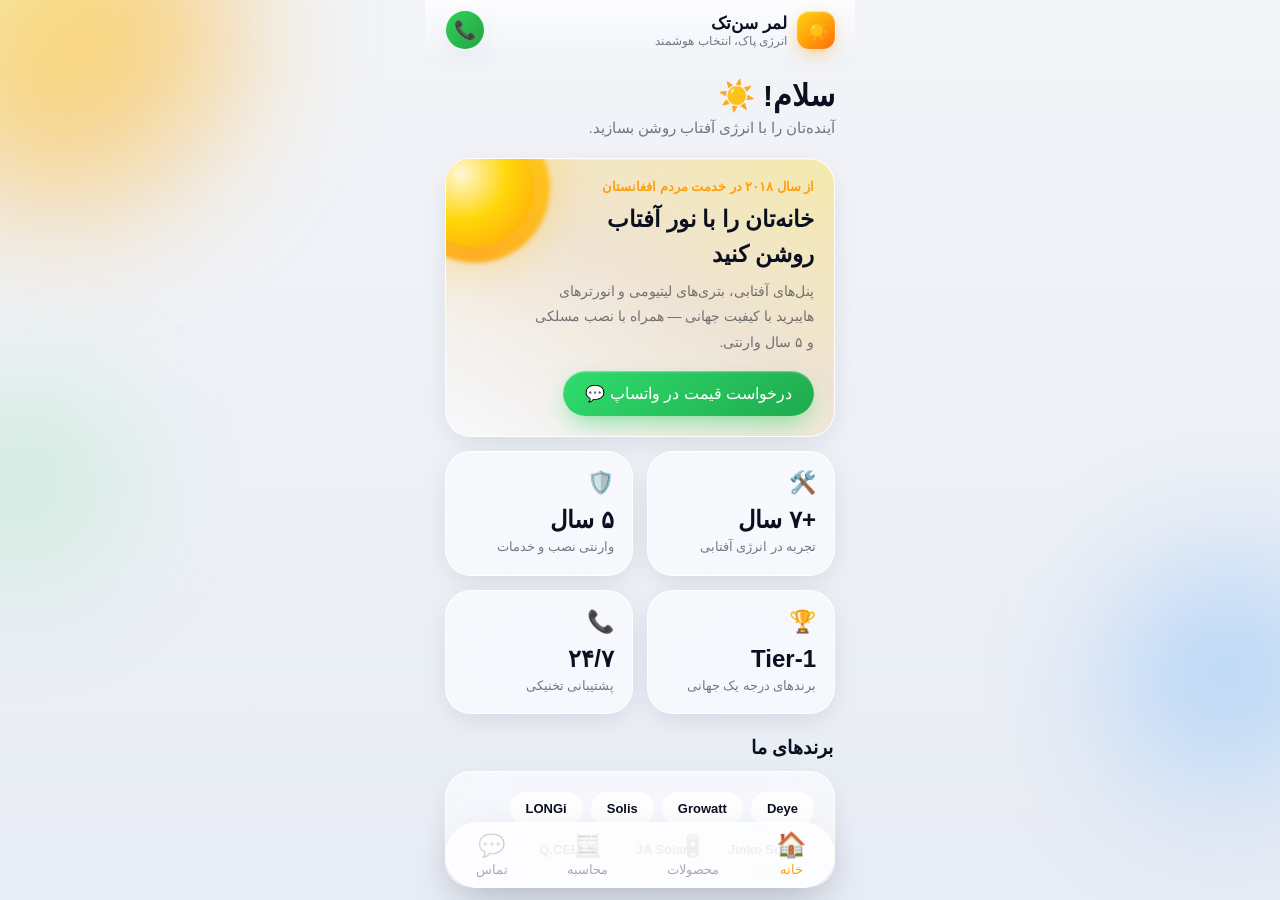
<file: index.html>
<!DOCTYPE html>
<html lang="fa-AF" dir="rtl">
<head>
<meta charset="UTF-8">
<meta name="viewport" content="width=device-width, initial-scale=1.0, viewport-fit=cover, user-scalable=no">
<meta name="apple-mobile-web-app-capable" content="yes">
<meta name="apple-mobile-web-app-status-bar-style" content="black-translucent">
<meta name="theme-color" content="#0a0e1a">
<title>لمر سن‌تک | LEMAR SunTech — انرژی آفتابی</title>
<style>
  :root {
    --bg: #f2f4f8;
    --bg-deep: #e8ecf4;
    --text: #0b1020;
    --text-2: rgba(11,16,32,.55);
    --text-3: rgba(11,16,32,.35);
    --glass: rgba(255,255,255,.58);
    --glass-strong: rgba(255,255,255,.78);
    --glass-border: rgba(255,255,255,.9);
    --glass-inner: rgba(255,255,255,.35);
    --accent: #ff9f0a;
    --accent-2: #ffd60a;
    --green: #30d158;
    --whatsapp: #25d366;
    --blue: #0a84ff;
    --shadow: 0 18px 50px -12px rgba(20,30,60,.22);
    --shadow-soft: 0 8px 30px -8px rgba(20,30,60,.14);
    --tabbar-h: 82px;
  }
  @media (prefers-color-scheme: dark) {
    :root {
      --bg: #0a0e1a;
      --bg-deep: #060912;
      --text: #f5f7fa;
      --text-2: rgba(245,247,250,.55);
      --text-3: rgba(245,247,250,.32);
      --glass: rgba(30,38,60,.42);
      --glass-strong: rgba(36,44,70,.62);
      --glass-border: rgba(255,255,255,.14);
      --glass-inner: rgba(255,255,255,.06);
      --shadow: 0 18px 50px -12px rgba(0,0,0,.55);
      --shadow-soft: 0 8px 30px -8px rgba(0,0,0,.4);
    }
  }

  * { margin:0; padding:0; box-sizing:border-box; -webkit-tap-highlight-color:transparent; }
  html, body { height:100%; }
  body {
    font-family: -apple-system, BlinkMacSystemFont, "SF Pro Display", "Segoe UI", "Noto Naskh Arabic", Tahoma, Arial, sans-serif;
    background: var(--bg);
    color: var(--text);
    overflow: hidden;
    -webkit-font-smoothing: antialiased;
    user-select: none;
  }

  /* ---------- Ambient background orbs ---------- */
  .ambient { position:fixed; inset:0; z-index:0; overflow:hidden; background:linear-gradient(180deg,var(--bg) 0%,var(--bg-deep) 100%); }
  .orb { position:absolute; border-radius:50%; filter:blur(70px); opacity:.5; animation: drift 18s ease-in-out infinite alternate; }
  .orb.sun   { width:340px; height:340px; background:radial-gradient(circle at 35% 35%, #ffd60a, #ff9f0a 60%, transparent 75%); top:-120px; left:-90px; }
  .orb.sky   { width:300px; height:300px; background:radial-gradient(circle at 40% 40%, #0a84ff, transparent 70%); bottom:6%; right:-120px; animation-delay:-6s; opacity:.35; }
  .orb.leaf  { width:240px; height:240px; background:radial-gradient(circle at 40% 40%, #30d158, transparent 70%); top:42%; left:-80px; animation-delay:-11s; opacity:.28; }
  @keyframes drift {
    from { transform: translate(0,0) scale(1); }
    to   { transform: translate(36px, 30px) scale(1.12); }
  }

  /* ---------- App frame ---------- */
  .app {
    position:relative; z-index:1;
    max-width: 430px; height:100dvh;
    margin:0 auto;
    display:flex; flex-direction:column;
  }

  /* ---------- Glass header ---------- */
  header {
    position:sticky; top:0; z-index:20;
    padding: calc(env(safe-area-inset-top, 12px) + 10px) 20px 12px;
    display:flex; align-items:center; justify-content:space-between;
    backdrop-filter: blur(24px) saturate(1.6);
    -webkit-backdrop-filter: blur(24px) saturate(1.6);
    background: linear-gradient(180deg, var(--glass-strong), transparent);
  }
  .brand { display:flex; align-items:center; gap:10px; }
  .brand-mark {
    width:38px; height:38px; border-radius:12px;
    background: linear-gradient(140deg, #ffd60a, #ff9f0a 55%, #ff6b0a);
    display:grid; place-items:center;
    box-shadow: 0 6px 18px -4px rgba(255,159,10,.6), inset 0 1px 1.5px rgba(255,255,255,.7);
    font-size:20px;
  }
  .brand h1 { font-size:17px; font-weight:700; }
  .brand p  { font-size:11.5px; color:var(--text-2); font-weight:500; }
  .call-btn {
    width:40px; height:40px; border-radius:50%;
    background: linear-gradient(135deg, #30d158, #25a244);
    display:grid; place-items:center; font-size:18px;
    border: 1.5px solid var(--glass-border);
    box-shadow: var(--shadow-soft);
    text-decoration:none;
  }

  /* ---------- Screens ---------- */
  main { flex:1; overflow:hidden; position:relative; }
  .screen {
    position:absolute; inset:0;
    overflow-y:auto; overscroll-behavior:contain;
    padding: 8px 20px calc(var(--tabbar-h) + env(safe-area-inset-bottom, 12px) + 28px);
    opacity:0; transform: translateY(14px) scale(.985);
    pointer-events:none;
    transition: opacity .38s cubic-bezier(.32,.72,.28,1), transform .38s cubic-bezier(.32,.72,.28,1);
  }
  .screen.active { opacity:1; transform:none; pointer-events:auto; }
  .screen::-webkit-scrollbar { display:none; }

  .large-title { font-size:30px; font-weight:800; margin:6px 0 2px; line-height:1.3; }
  .subtitle { font-size:14.5px; color:var(--text-2); font-weight:500; margin-bottom:18px; line-height:1.6; }

  /* ---------- Liquid glass card ---------- */
  .card {
    position:relative;
    background: var(--glass);
    border: 1px solid var(--glass-border);
    border-radius: 26px;
    padding: 20px;
    margin-bottom:14px;
    backdrop-filter: blur(28px) saturate(1.7);
    -webkit-backdrop-filter: blur(28px) saturate(1.7);
    box-shadow: var(--shadow-soft), inset 0 1px 1px var(--glass-inner);
    transition: transform .25s cubic-bezier(.32,.72,.28,1);
  }
  .card:active { transform: scale(.977); }

  /* Hero */
  .hero {
    background: linear-gradient(210deg, rgba(255,214,10,.32), rgba(255,159,10,.16) 45%, var(--glass));
    overflow:hidden;
  }
  .hero .sun-ring {
    position:absolute; top:-46px; left:-46px; width:150px; height:150px; border-radius:50%;
    background: conic-gradient(from 0deg, #ffd60a, #ff9f0a, #ffd60a);
    filter: blur(2px); opacity:.85;
    animation: spin 24s linear infinite;
  }
  .hero .sun-core {
    position:absolute; top:-30px; left:-30px; width:118px; height:118px; border-radius:50%;
    background: radial-gradient(circle at 38% 38%, #fff7d6, #ffd60a 45%, #ff9f0a);
    box-shadow: 0 0 60px 8px rgba(255,190,10,.55);
  }
  @keyframes spin { to { transform: rotate(360deg); } }
  .hero .kicker { font-size:12.5px; font-weight:700; color:var(--accent); margin-bottom:8px; }
  .hero h2 { font-size:23px; font-weight:800; line-height:1.5; max-width:78%; }
  .hero p  { font-size:14px; color:var(--text-2); margin-top:8px; max-width:82%; line-height:1.8; }

  .cta {
    display:inline-flex; align-items:center; gap:8px;
    margin-top:16px; padding:13px 22px;
    border:none; border-radius:100px;
    font: 700 15px/1 inherit;
    font-family:inherit;
    color:#fff;
    background: linear-gradient(140deg, #2fdd6d, #1faa4e);
    box-shadow: 0 10px 26px -6px rgba(37,211,102,.6), inset 0 1px 1.5px rgba(255,255,255,.4);
    cursor:pointer; text-decoration:none;
    transition: transform .2s cubic-bezier(.32,.72,.28,1);
  }
  .cta:active { transform: scale(.94); }
  .cta.orange {
    color:#3a2400;
    background: linear-gradient(140deg, #ffd60a, #ff9f0a);
    box-shadow: 0 10px 26px -6px rgba(255,159,10,.65), inset 0 1px 1.5px rgba(255,255,255,.75);
  }

  /* Stats grid */
  .stats { display:grid; grid-template-columns:1fr 1fr; gap:14px; margin-bottom:14px; }
  .stat { padding:18px; margin:0; }
  .stat .icon { font-size:22px; margin-bottom:10px; }
  .stat .val { font-size:24px; font-weight:800; }
  .stat .lbl { font-size:12.5px; color:var(--text-2); font-weight:500; margin-top:4px; line-height:1.5; }

  .section-head { display:flex; align-items:baseline; justify-content:space-between; margin:22px 2px 12px; }
  .section-head h3 { font-size:19px; font-weight:800; }
  .section-head a { font-size:14px; font-weight:600; color:var(--blue); text-decoration:none; }

  /* Brand chips */
  .brands { display:flex; flex-wrap:wrap; gap:8px; }
  .brand-chip {
    padding:8px 15px; border-radius:100px; font-size:13px; font-weight:700;
    background:var(--glass-strong); border:1px solid var(--glass-border);
    backdrop-filter: blur(20px); -webkit-backdrop-filter: blur(20px);
  }

  /* Category filter (segmented) */
  .seg { display:flex; gap:6px; overflow-x:auto; padding:2px; margin-bottom:16px; scrollbar-width:none; }
  .seg::-webkit-scrollbar { display:none; }
  .seg button {
    flex-shrink:0; padding:10px 18px; border-radius:100px; border:1px solid var(--glass-border);
    background:var(--glass); color:var(--text-2);
    font:600 13.5px/1 inherit; font-family:inherit; cursor:pointer;
    backdrop-filter: blur(20px); -webkit-backdrop-filter: blur(20px);
    transition: all .25s cubic-bezier(.32,.72,.28,1);
  }
  .seg button.on {
    background: linear-gradient(140deg, #ffd60a, #ff9f0a); color:#3a2400; font-weight:700;
    border-color:transparent;
    box-shadow: 0 8px 20px -6px rgba(255,159,10,.6);
  }

  /* Product rows */
  .product { display:flex; align-items:center; gap:14px; }
  .product .p-icon {
    width:52px; height:52px; border-radius:16px; flex-shrink:0;
    display:grid; place-items:center; font-size:25px;
    background: var(--glass-strong);
    border:1px solid var(--glass-border);
    box-shadow: inset 0 1px 1px var(--glass-inner);
  }
  .product .p-body { flex:1; min-width:0; }
  .product h4 { font-size:15.5px; font-weight:700; line-height:1.45; }
  .product p { font-size:12.5px; color:var(--text-2); margin-top:3px; line-height:1.7; }
  .product .wa-mini {
    width:38px; height:38px; border-radius:50%; flex-shrink:0;
    display:grid; place-items:center; font-size:17px;
    background: rgba(37,211,102,.15); border:1px solid rgba(37,211,102,.35);
    text-decoration:none;
  }
  .badge { display:inline-block; font-size:11px; font-weight:700; padding:3px 10px; border-radius:100px; margin-top:6px;
    background:rgba(48,209,88,.16); color:var(--green); }
  .badge.hot { background:rgba(255,159,10,.16); color:var(--accent); }

  /* Calculator */
  .calc-value { text-align:center; padding:24px 20px 20px; }
  .calc-value .big { font-size:40px; font-weight:800;
    background: linear-gradient(120deg, #ff9f0a, #ffd60a); -webkit-background-clip:text; background-clip:text; -webkit-text-fill-color:transparent; }
  .calc-value .cap { font-size:13.5px; color:var(--text-2); font-weight:600; margin-top:4px; }

  .appliance { display:flex; align-items:center; gap:12px; padding:13px 0; }
  .appliance + .appliance { border-top:1px solid var(--glass-border); }
  .appliance .a-icon { font-size:23px; width:34px; text-align:center; }
  .appliance .a-body { flex:1; }
  .appliance h5 { font-size:14.5px; font-weight:700; }
  .appliance small { font-size:12px; color:var(--text-2); font-weight:500; }
  .stepper { display:flex; align-items:center; gap:2px;
    background:var(--glass-strong); border:1px solid var(--glass-border); border-radius:100px; padding:3px; }
  .stepper button {
    width:32px; height:32px; border:none; border-radius:50%;
    background:transparent; color:var(--text); font-size:19px; font-weight:600; cursor:pointer;
    display:grid; place-items:center;
    transition: background .2s, transform .15s;
  }
  .stepper button:active { background:rgba(255,159,10,.25); transform:scale(.85); }
  .stepper .cnt { min-width:26px; text-align:center; font-size:15px; font-weight:800; }

  .slider-row { margin:6px 0 4px; }
  .slider-row .top { display:flex; justify-content:space-between; font-size:14px; font-weight:600; margin-bottom:10px; }
  .slider-row .top b { color:var(--accent); }
  input[type=range] {
    width:100%; appearance:none; -webkit-appearance:none; height:6px; border-radius:100px; direction:ltr;
    background: linear-gradient(90deg, var(--accent) var(--fill,50%), rgba(120,130,160,.28) var(--fill,50%));
    outline:none;
  }
  input[type=range]::-webkit-slider-thumb {
    appearance:none; -webkit-appearance:none; width:28px; height:28px; border-radius:50%;
    background:#fff; border:.5px solid rgba(0,0,0,.06);
    box-shadow: 0 4px 12px rgba(0,0,0,.22), 0 1px 3px rgba(0,0,0,.12);
    cursor:pointer;
  }

  .result-grid { display:grid; grid-template-columns:1fr 1fr 1fr; gap:10px; }
  .fact { text-align:center; padding:16px 6px; margin:0; border-radius:20px; }
  .fact .f-ic { font-size:20px; margin-bottom:6px; }
  .fact .f-val { font-size:16px; font-weight:800; line-height:1.4; }
  .fact .f-lbl { font-size:10.5px; color:var(--text-2); font-weight:600; margin-top:3px; }

  .submit {
    width:100%; padding:17px; border:none; border-radius:20px;
    font: 700 16px/1 inherit; font-family:inherit; color:#fff;
    display:flex; align-items:center; justify-content:center; gap:10px;
    background: linear-gradient(140deg, #2fdd6d, #1faa4e);
    box-shadow: 0 12px 30px -8px rgba(37,211,102,.6), inset 0 1px 1.5px rgba(255,255,255,.4);
    cursor:pointer; margin-top:14px; text-decoration:none;
    transition: transform .2s cubic-bezier(.32,.72,.28,1);
  }
  .submit:active { transform: scale(.96); }

  /* Contact */
  .contact-line { display:flex; align-items:center; gap:12px; padding:4px 2px; text-decoration:none; color:inherit; }
  .contact-line + .contact-line { margin-top:16px; }
  .contact-line .c-ic { width:40px; height:40px; border-radius:13px; display:grid; place-items:center; font-size:18px; flex-shrink:0;
    background:var(--glass-strong); border:1px solid var(--glass-border); }
  .contact-line span { font-size:15px; font-weight:700; }
  .contact-line small { display:block; font-size:12.5px; color:var(--text-2); font-weight:500; margin-top:2px; }
  .phone-ltr { direction:ltr; unicode-bidi:embed; }

  /* ---------- Floating glass tab bar ---------- */
  nav {
    position:fixed; right:50%; transform:translateX(50%);
    bottom: calc(env(safe-area-inset-bottom, 10px) + 12px);
    z-index:30;
    width: min(390px, calc(100% - 32px));
    height: 66px;
    display:flex; align-items:center; justify-content:space-around;
    border-radius: 100px;
    background: var(--glass-strong);
    border: 1px solid var(--glass-border);
    backdrop-filter: blur(30px) saturate(1.8);
    -webkit-backdrop-filter: blur(30px) saturate(1.8);
    box-shadow: var(--shadow), inset 0 1px 1.5px var(--glass-inner);
  }
  .tab {
    display:flex; flex-direction:column; align-items:center; gap:3px;
    background:none; border:none; cursor:pointer;
    color:var(--text-3); font: 600 10.5px/1 inherit; font-family:inherit;
    padding:8px 13px; border-radius:100px;
    transition: color .25s, transform .25s cubic-bezier(.32,.72,.28,1);
  }
  .tab .t-ic { font-size:22px; transition: transform .3s cubic-bezier(.32,.72,.28,1); filter:grayscale(1) opacity(.55); }
  .tab.active { color:var(--accent); }
  .tab.active .t-ic { transform: translateY(-1px) scale(1.12); filter:none; }
  .tab:active { transform: scale(.88); }
</style>
</head>
<body>

<div class="ambient">
  <div class="orb sun"></div>
  <div class="orb sky"></div>
  <div class="orb leaf"></div>
</div>

<div class="app">

  <header>
    <div class="brand">
      <div class="brand-mark">☀️</div>
      <div>
        <h1>لمر سن‌تک</h1>
        <p>انرژی پاک، انتخاب هوشمند</p>
      </div>
    </div>
    <a class="call-btn" href="tel:+93778202600" aria-label="تماس">📞</a>
  </header>

  <main>

    <!-- ============ HOME ============ -->
    <section class="screen active" id="screen-home">
      <h2 class="large-title">سلام! ☀️</h2>
      <p class="subtitle">آینده‌تان را با انرژی آفتاب روشن بسازید.</p>

      <div class="card hero">
        <div class="sun-ring"></div>
        <div class="sun-core"></div>
        <div class="kicker">از سال ۲۰۱۸ در خدمت مردم افغانستان</div>
        <h2>خانه‌تان را با نور آفتاب روشن کنید</h2>
        <p>پنل‌های آفتابی، بتری‌های لیتیومی و انورترهای هایبرید با کیفیت جهانی — همراه با نصب مسلکی و ۵ سال وارنتی.</p>
        <a class="cta" id="hero-wa" href="#" target="_blank" rel="noopener">درخواست قیمت در واتساپ 💬</a>
      </div>

      <div class="stats">
        <div class="card stat">
          <div class="icon">🛠️</div>
          <div class="val">+۷ سال</div>
          <div class="lbl">تجربه در انرژی آفتابی</div>
        </div>
        <div class="card stat">
          <div class="icon">🛡️</div>
          <div class="val">۵ سال</div>
          <div class="lbl">وارنتی نصب و خدمات</div>
        </div>
        <div class="card stat">
          <div class="icon">🏆</div>
          <div class="val">Tier-1</div>
          <div class="lbl">برندهای درجه یک جهانی</div>
        </div>
        <div class="card stat">
          <div class="icon">📞</div>
          <div class="val">۲۴/۷</div>
          <div class="lbl">پشتیبانی تخنیکی</div>
        </div>
      </div>

      <div class="section-head">
        <h3>برندهای ما</h3>
      </div>
      <div class="card">
        <div class="brands">
          <span class="brand-chip">Deye</span>
          <span class="brand-chip">Growatt</span>
          <span class="brand-chip">Solis</span>
          <span class="brand-chip">LONGi</span>
          <span class="brand-chip">Jinko Solar</span>
          <span class="brand-chip">JA Solar</span>
          <span class="brand-chip">Q.CELLS</span>
        </div>
      </div>

      <div class="section-head">
        <h3>محصولات پرفروش</h3>
        <a href="#" onclick="go('products');return false;">همه ←</a>
      </div>
      <div id="home-products"></div>
    </section>

    <!-- ============ PRODUCTS ============ -->
    <section class="screen" id="screen-products">
      <h2 class="large-title">محصولات</h2>
      <p class="subtitle">پنل، بتری لیتیوم و انورتر — همه با وارنتی.</p>

      <div class="seg" id="seg"></div>
      <div id="products-list"></div>
    </section>

    <!-- ============ CALCULATOR ============ -->
    <section class="screen" id="screen-calc">
      <h2 class="large-title">محاسبهٔ سیستم</h2>
      <p class="subtitle">وسایل برقی‌تان را انتخاب کنید تا سیستم مناسب را برای‌تان پیشنهاد کنیم.</p>

      <div class="card calc-value">
        <div class="big" id="total-load">۰ وات</div>
        <div class="cap">مجموع بار برقی شما</div>
      </div>

      <div class="card" id="appliances"></div>

      <div class="card">
        <div class="slider-row">
          <div class="top"><span>ساعت‌های برق پشتیبان (بتری)</span><b id="backup-val">۶ ساعت</b></div>
          <input type="range" id="backup" min="2" max="12" step="1" value="6">
        </div>
      </div>

      <div class="section-head"><h3>سیستم پیشنهادی شما</h3></div>
      <div class="result-grid">
        <div class="card fact">
          <div class="f-ic">⚡️</div>
          <div class="f-val" id="rec-inverter">—</div>
          <div class="f-lbl">انورتر هایبرید</div>
        </div>
        <div class="card fact">
          <div class="f-ic">🔋</div>
          <div class="f-val" id="rec-battery">—</div>
          <div class="f-lbl">بتری لیتیوم</div>
        </div>
        <div class="card fact">
          <div class="f-ic">☀️</div>
          <div class="f-val" id="rec-panels">—</div>
          <div class="f-lbl">پنل ۵۵۰ واته</div>
        </div>
      </div>

      <a class="submit" id="calc-wa" href="#" target="_blank" rel="noopener">💬 ارسال این محاسبه در واتساپ</a>
    </section>

    <!-- ============ CONTACT ============ -->
    <section class="screen" id="screen-contact">
      <h2 class="large-title">تماس با ما</h2>
      <p class="subtitle">تیم لمر سن‌تک آمادهٔ مشورهٔ رایگان برای شماست.</p>

      <div class="card">
        <a class="contact-line" href="https://wa.me/93778202600" target="_blank" rel="noopener">
          <div class="c-ic" style="background:rgba(37,211,102,.15); border-color:rgba(37,211,102,.35);">💬</div>
          <div><span>واتساپ</span><small class="phone-ltr">0778 202 600</small></div>
        </a>
        <a class="contact-line" href="tel:+93778202600">
          <div class="c-ic">📞</div>
          <div><span>شماره تماس</span><small class="phone-ltr">0778 202 600</small></div>
        </a>
        <a class="contact-line" href="https://lemarsuntech.com" target="_blank" rel="noopener">
          <div class="c-ic">🌐</div>
          <div><span>ویب‌سایت</span><small>lemarsuntech.com</small></div>
        </a>
        <div class="contact-line">
          <div class="c-ic">📍</div>
          <div><span>آدرس</span><small>کابل، افغانستان</small></div>
        </div>
        <div class="contact-line">
          <div class="c-ic">🕐</div>
          <div><span>ساعات کاری</span><small>شنبه تا پنجشنبه — ۷:۳۰ صبح الی ۶:۳۰ شام</small></div>
        </div>
      </div>

      <a class="submit" href="https://wa.me/93778202600?text=%D8%B3%D9%84%D8%A7%D9%85%D8%8C%20%D9%85%D9%86%20%D8%AF%D8%B1%20%D9%85%D9%88%D8%B1%D8%AF%20%D8%B3%DB%8C%D8%B3%D8%AA%D9%85%20%D8%A2%D9%81%D8%AA%D8%A7%D8%A8%DB%8C%20%D9%85%D8%B9%D9%84%D9%88%D9%85%D8%A7%D8%AA%20%D9%85%DB%8C%E2%80%8C%D8%AE%D9%88%D8%A7%D9%87%D9%85." target="_blank" rel="noopener">💬 چت در واتساپ</a>
    </section>

  </main>

  <!-- ============ FLOATING TAB BAR ============ -->
  <nav>
    <button class="tab active" data-tab="home"     onclick="go('home')"><span class="t-ic">🏠</span>خانه</button>
    <button class="tab"        data-tab="products" onclick="go('products')"><span class="t-ic">🔋</span>محصولات</button>
    <button class="tab"        data-tab="calc"     onclick="go('calc')"><span class="t-ic">🧮</span>محاسبه</button>
    <button class="tab"        data-tab="contact"  onclick="go('contact')"><span class="t-ic">💬</span>تماس</button>
  </nav>

</div>

<script>
/* ---------- Helpers ---------- */
const WA = "93778202600";
const faDigits = s => String(s).replace(/\d/g, d => "۰۱۲۳۴۵۶۷۸۹"[d]);
const waLink = msg => `https://wa.me/${WA}?text=${encodeURIComponent(msg)}`;

document.getElementById("hero-wa").href =
  waLink("سلام، من در مورد سیستم آفتابی برای خانه‌ام معلومات و قیمت می‌خواهم.");

/* ---------- Products ---------- */
const CATS = [
  { id:"all",      label:"همه" },
  { id:"panel",    label:"پنل آفتابی" },
  { id:"battery",  label:"بتری لیتیوم" },
  { id:"inverter", label:"انورتر" },
  { id:"package",  label:"پکیج کامل" },
];

const PRODUCTS = [
  { cat:"panel",    icon:"☀️", name:"پنل آفتابی مونوکریستال ۵۵۰ وات",
    desc:"برندهای LONGi، Jinko و JA Solar — بازدهی بلند، مقاوم در برابر گرد و غبار", badge:"پرفروش", hot:true, home:true },
  { cat:"panel",    icon:"🌞", name:"پنل Q.CELLS ۵۸۰ وات",
    desc:"تکنالوژی آلمانی، مناسب برای پروژه‌های خانگی و تجارتی" },
  { cat:"battery",  icon:"🔋", name:"بتری لیتیوم LiFePO4 — ۵ کیلووات‌ساعت",
    desc:"+۶۰۰۰ سایکل شارژ، عمر بیش از ۱۰ سال، بدون ضرورت به مراقبت", badge:"پرفروش", hot:true, home:true },
  { cat:"battery",  icon:"🔋", name:"بتری لیتیوم LiFePO4 — ۱۰ کیلووات‌ساعت",
    desc:"مناسب برای خانه‌های بزرگ — برق پشتیبان تمام شب" },
  { cat:"battery",  icon:"🏭", name:"بتری لیتیوم ۱۵ تا ۳۰ کیلووات‌ساعت",
    desc:"برای دفاتر، مارکیت‌ها و پروژه‌های تجارتی" },
  { cat:"inverter", icon:"⚡️", name:"انورتر هایبرید Deye — ۵ کیلووات",
    desc:"تعویض برق در ۴ میلی‌ثانیه — بدون خاموشی", badge:"پرفروش", hot:true, home:true },
  { cat:"inverter", icon:"⚡️", name:"انورتر هایبرید Growatt — ۳ تا ۶ کیلووات",
    desc:"اقتصادی و قابل اعتماد برای خانه‌ها" },
  { cat:"inverter", icon:"🏢", name:"انورتر Solis — ۸ تا ۲۰ کیلووات",
    desc:"برای پروژه‌های بزرگ تجارتی و صنعتی" },
  { cat:"package",  icon:"📦", name:"پکیج کامل خانگی",
    desc:"پنل + بتری لیتیوم + انورتر + استرکچر + نصب مسلکی با ۵ سال وارنتی", badge:"پیشنهاد ما" },
  { cat:"package",  icon:"🏗️", name:"استرکچر و لوازم نصب",
    desc:"ساختمان فلزی مقاوم، کیبل و تجهیزات معیاری" },
];

const productCard = p => `
  <div class="card product">
    <div class="p-icon">${p.icon}</div>
    <div class="p-body">
      <h4>${p.name}</h4>
      <p>${p.desc}</p>
      ${p.badge ? `<span class="badge${p.hot ? " hot" : ""}">${p.badge}</span>` : ""}
    </div>
    <a class="wa-mini" target="_blank" rel="noopener"
       href="${waLink("سلام، در مورد «" + p.name + "» معلومات و قیمت می‌خواهم.")}">💬</a>
  </div>`;

document.getElementById("home-products").innerHTML =
  PRODUCTS.filter(p => p.home).map(productCard).join("");

const seg = document.getElementById("seg");
seg.innerHTML = CATS.map(c =>
  `<button data-cat="${c.id}" class="${c.id === "all" ? "on" : ""}">${c.label}</button>`).join("");

function renderProducts(cat) {
  document.getElementById("products-list").innerHTML =
    PRODUCTS.filter(p => cat === "all" || p.cat === cat).map(productCard).join("");
}
renderProducts("all");
seg.addEventListener("click", e => {
  const b = e.target.closest("button"); if (!b) return;
  seg.querySelectorAll("button").forEach(x => x.classList.toggle("on", x === b));
  renderProducts(b.dataset.cat);
  if (navigator.vibrate) navigator.vibrate(8);
});

/* ---------- Tab navigation ---------- */
function go(name) {
  document.querySelectorAll(".screen").forEach(s => s.classList.remove("active"));
  document.getElementById("screen-" + name).classList.add("active");
  document.querySelectorAll(".tab").forEach(t => t.classList.toggle("active", t.dataset.tab === name));
  if (navigator.vibrate) navigator.vibrate(8);
}

/* ---------- System calculator ---------- */
const APPLIANCES = [
  { icon:"💡", name:"گروپ LED",        watts:10,   start:5 },
  { icon:"🌀", name:"پکه",             watts:70,   start:2 },
  { icon:"📺", name:"تلویزیون",        watts:100,  start:1 },
  { icon:"🧊", name:"یخچال",           watts:150,  start:1 },
  { icon:"💻", name:"کمپیوتر",         watts:200,  start:0 },
  { icon:"🧺", name:"ماشین لباس‌شویی", watts:500,  start:0 },
  { icon:"🚰", name:"واترپمپ",         watts:750,  start:0 },
  { icon:"❄️", name:"ایرکندیشن",       watts:1500, start:0 },
];
const counts = APPLIANCES.map(a => a.start);

document.getElementById("appliances").innerHTML = APPLIANCES.map((a, i) => `
  <div class="appliance">
    <div class="a-icon">${a.icon}</div>
    <div class="a-body">
      <h5>${a.name}</h5>
      <small>${faDigits(a.watts)} وات</small>
    </div>
    <div class="stepper">
      <button onclick="bump(${i},1)">+</button>
      <span class="cnt" id="cnt-${i}">${faDigits(a.start)}</span>
      <button onclick="bump(${i},-1)">−</button>
    </div>
  </div>`).join("");

const backup = document.getElementById("backup");

function bump(i, d) {
  counts[i] = Math.max(0, Math.min(30, counts[i] + d));
  document.getElementById("cnt-" + i).textContent = faDigits(counts[i]);
  if (navigator.vibrate) navigator.vibrate(6);
  calc();
}

function fillTrack(el) {
  const p = ((el.value - el.min) / (el.max - el.min)) * 100;
  el.style.setProperty("--fill", p + "%");
}

function pickSize(need, sizes, unit, plusLabel) {
  for (const s of sizes) if (s >= need) return faDigits(s) + " " + unit;
  return plusLabel;
}

function calc() {
  fillTrack(backup);
  const hours = +backup.value;
  document.getElementById("backup-val").textContent = faDigits(hours) + " ساعت";

  const totalW = APPLIANCES.reduce((sum, a, i) => sum + a.watts * counts[i], 0);
  document.getElementById("total-load").textContent = faDigits(totalW.toLocaleString("en-US").replace(/,/g, "٬")) + " وات";

  if (totalW === 0) {
    ["rec-inverter", "rec-battery", "rec-panels"].forEach(id =>
      document.getElementById(id).textContent = "—");
    document.getElementById("calc-wa").href = waLink("سلام، من به مشوره برای سیستم آفتابی ضرورت دارم.");
    return;
  }

  const invNeed  = totalW * 1.3 / 1000;
  const invTxt   = pickSize(invNeed, [3, 5, 8, 12, 20], "کیلووات", "+۲۰ کیلووات");
  const batNeed  = (totalW * hours / 1000) / 0.8;
  const batTxt   = pickSize(batNeed, [5, 10, 15, 20, 30], "کیلووات‌ساعت", "+۳۰ کیلووات‌ساعت");
  const dailyKwh = totalW * 8 / 1000;
  const panels   = Math.max(2, Math.ceil(dailyKwh / 2.75));
  const panTxt   = faDigits(panels) + " عدد";

  document.getElementById("rec-inverter").textContent = invTxt;
  document.getElementById("rec-battery").textContent  = batTxt;
  document.getElementById("rec-panels").textContent   = panTxt;

  document.getElementById("calc-wa").href = waLink(
    "سلام لمر سن‌تک!\n" +
    "من سیستم آفتابی ضرورت دارم:\n" +
    "• مجموع بار: " + faDigits(totalW) + " وات\n" +
    "• انورتر: " + invTxt + "\n" +
    "• بتری لیتیوم: " + batTxt + "\n" +
    "• پنل ۵۵۰ واته: " + panTxt + "\n" +
    "• برق پشتیبان: " + faDigits(hours) + " ساعت\n" +
    "لطفاً قیمت بدهید. تشکر!"
  );
}

backup.addEventListener("input", calc);
calc();
</script>
</body>
</html>
</file>
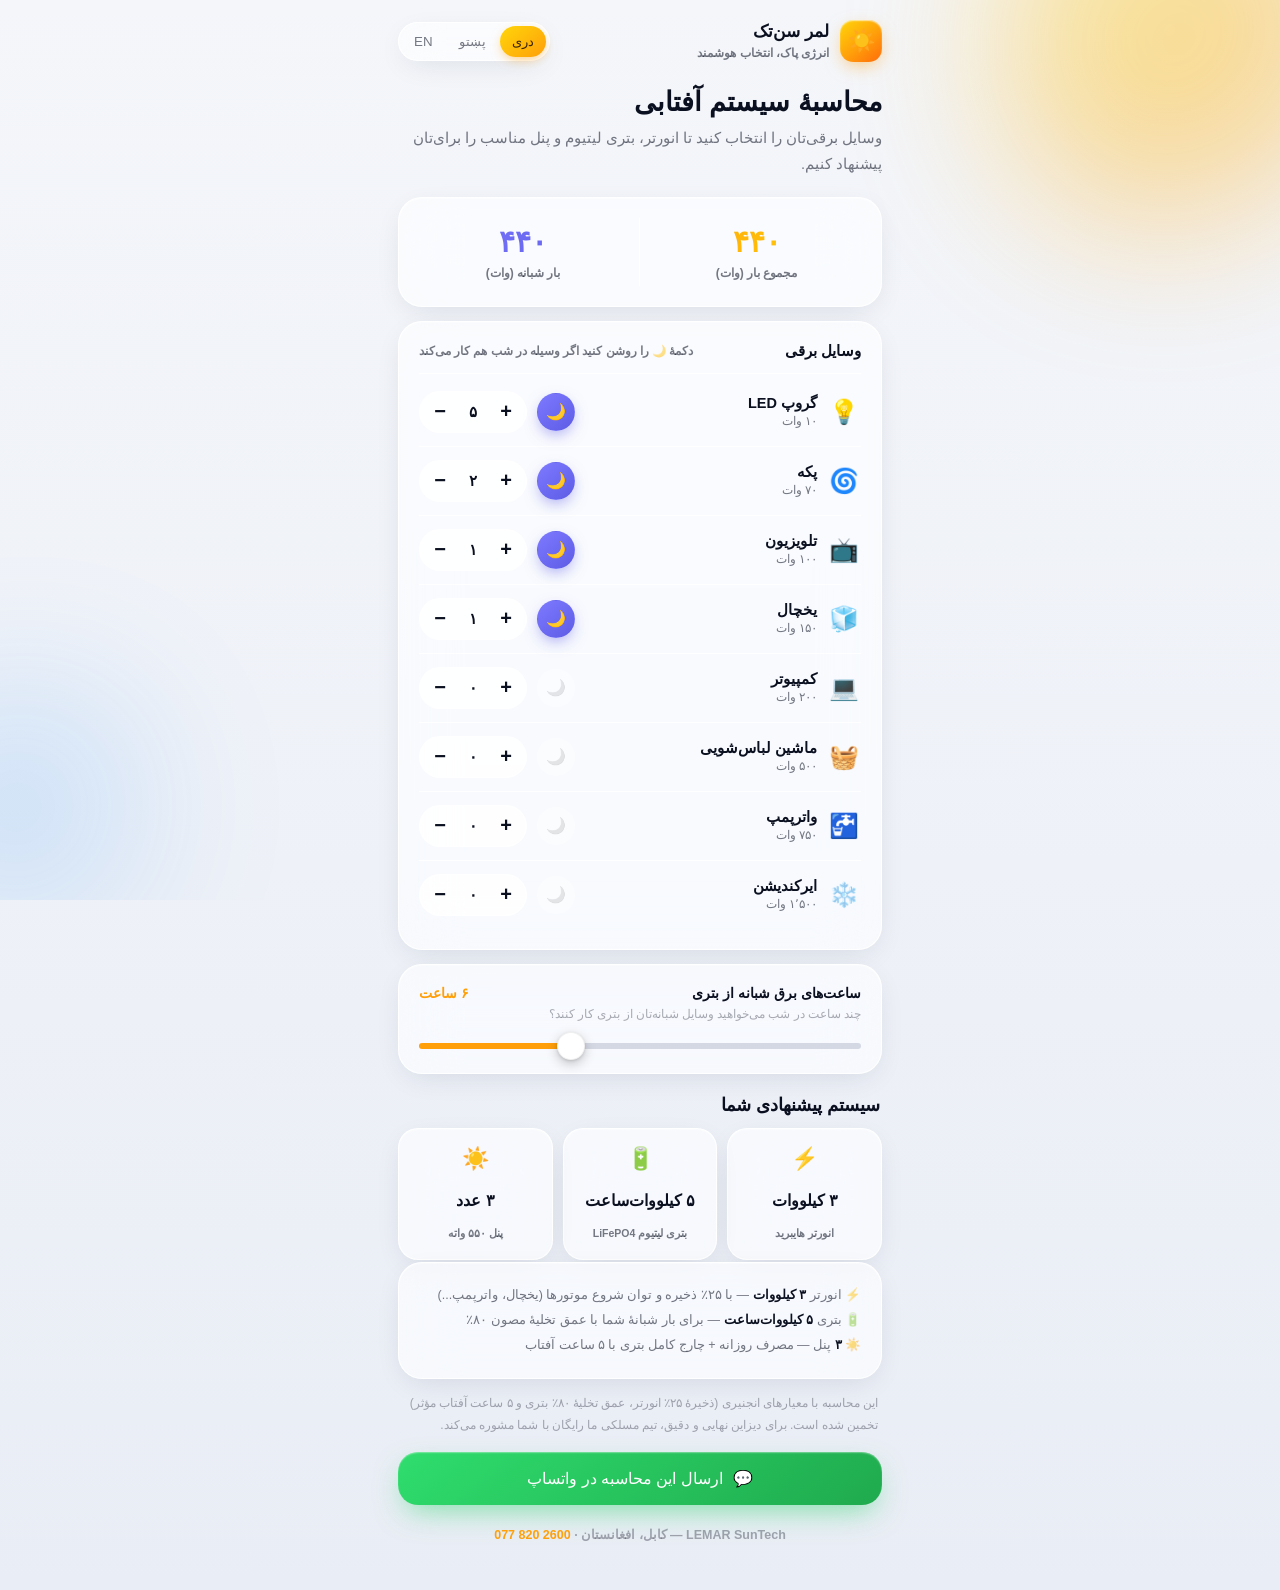
<file: calculator.html>
<!DOCTYPE html>
<html lang="fa-AF" dir="rtl">
<head>
<meta charset="UTF-8">
<meta name="viewport" content="width=device-width, initial-scale=1.0, viewport-fit=cover">
<meta name="theme-color" content="#0a0e1a">
<meta name="description" content="LEMAR SunTech solar system calculator — find the right inverter, lithium battery and solar panels for your home.">
<title>محاسبهٔ سیستم آفتابی | LEMAR SunTech</title>
<style>
  :root {
    --bg: #f4f6fa;
    --bg-deep: #e9edf5;
    --text: #0b1020;
    --text-2: rgba(11,16,32,.56);
    --text-3: rgba(11,16,32,.34);
    --glass: rgba(255,255,255,.62);
    --glass-strong: rgba(255,255,255,.82);
    --glass-border: rgba(255,255,255,.95);
    --glass-inner: rgba(255,255,255,.4);
    --accent: #ff9f0a;
    --accent-2: #ffd60a;
    --green: #30d158;
    --whatsapp: #25d366;
    --blue: #0a84ff;
    --night: #5e5ce6;
    --shadow: 0 18px 50px -12px rgba(20,30,60,.2);
    --shadow-soft: 0 8px 30px -8px rgba(20,30,60,.12);
  }
  @media (prefers-color-scheme: dark) {
    :root {
      --bg: #0a0e1a;
      --bg-deep: #060912;
      --text: #f5f7fa;
      --text-2: rgba(245,247,250,.56);
      --text-3: rgba(245,247,250,.32);
      --glass: rgba(30,38,60,.45);
      --glass-strong: rgba(36,44,70,.65);
      --glass-border: rgba(255,255,255,.14);
      --glass-inner: rgba(255,255,255,.06);
      --night: #7d7aff;
      --shadow: 0 18px 50px -12px rgba(0,0,0,.55);
      --shadow-soft: 0 8px 30px -8px rgba(0,0,0,.4);
    }
  }

  * { margin:0; padding:0; box-sizing:border-box; -webkit-tap-highlight-color:transparent; }
  body {
    font-family: -apple-system, BlinkMacSystemFont, "SF Pro Display", "Segoe UI", "Noto Naskh Arabic", Tahoma, Arial, sans-serif;
    background: linear-gradient(180deg, var(--bg), var(--bg-deep));
    color: var(--text);
    min-height: 100dvh;
    -webkit-font-smoothing: antialiased;
  }
  body[dir="ltr"] { font-family: -apple-system, BlinkMacSystemFont, "SF Pro Display", "Segoe UI", Roboto, Arial, sans-serif; }

  /* Ambient orbs */
  .ambient { position:fixed; inset:0; z-index:0; overflow:hidden; pointer-events:none; }
  .orb { position:absolute; border-radius:50%; filter:blur(80px); opacity:.42; animation:drift 20s ease-in-out infinite alternate; }
  .orb.a { width:380px; height:380px; background:radial-gradient(circle at 35% 35%, #ffd60a, #ff9f0a 60%, transparent 75%); top:-140px; inset-inline-start:-100px; }
  .orb.b { width:300px; height:300px; background:radial-gradient(circle at 40% 40%, #0a84ff, transparent 70%); bottom:-80px; inset-inline-end:-110px; opacity:.25; animation-delay:-8s; }
  @keyframes drift { to { transform:translate(30px,26px) scale(1.1); } }

  .wrap { position:relative; z-index:1; max-width:520px; margin:0 auto; padding:20px 18px 48px; }

  /* Header */
  .head { display:flex; align-items:center; justify-content:space-between; gap:10px; margin-bottom:22px; }
  .brand { display:flex; align-items:center; gap:11px; text-decoration:none; color:inherit; }
  .brand-mark {
    width:42px; height:42px; border-radius:13px; flex-shrink:0;
    background: linear-gradient(140deg,#ffd60a,#ff9f0a 55%,#ff6b0a);
    display:grid; place-items:center; font-size:22px;
    box-shadow: 0 6px 18px -4px rgba(255,159,10,.55), inset 0 1px 1.5px rgba(255,255,255,.7);
  }
  .brand h1 { font-size:17px; font-weight:800; line-height:1.3; }
  .brand small { font-size:11.5px; color:var(--text-2); font-weight:600; }

  .lang {
    display:flex; gap:2px; padding:3px; border-radius:100px;
    background:var(--glass); border:1px solid var(--glass-border);
    backdrop-filter:blur(20px) saturate(1.6); -webkit-backdrop-filter:blur(20px) saturate(1.6);
    box-shadow:var(--shadow-soft);
  }
  .lang button {
    border:none; background:transparent; color:var(--text-2);
    font:700 12px/1 inherit; font-family:inherit; padding:8px 12px; border-radius:100px; cursor:pointer;
    transition:all .25s cubic-bezier(.32,.72,.28,1);
  }
  .lang button.on { background:linear-gradient(140deg,#ffd60a,#ff9f0a); color:#3a2400; box-shadow:0 4px 12px -3px rgba(255,159,10,.6); }

  .title { font-size:27px; font-weight:800; line-height:1.35; margin-bottom:6px; }
  .sub { font-size:14.5px; color:var(--text-2); font-weight:500; line-height:1.75; margin-bottom:20px; }

  /* Cards */
  .card {
    background:var(--glass);
    border:1px solid var(--glass-border);
    border-radius:24px; padding:20px; margin-bottom:14px;
    backdrop-filter:blur(28px) saturate(1.7); -webkit-backdrop-filter:blur(28px) saturate(1.7);
    box-shadow:var(--shadow-soft), inset 0 1px 1px var(--glass-inner);
  }

  /* Totals */
  .totals { display:grid; grid-template-columns:1fr 1fr; gap:0; padding:20px 8px; }
  .totals .t-cell { text-align:center; padding:4px 6px; }
  .totals .t-cell + .t-cell { border-inline-start:1px solid var(--glass-border); }
  .totals .big {
    font-size:30px; font-weight:800; line-height:1.3;
    background:linear-gradient(120deg,#ff9f0a,#ffd60a);
    -webkit-background-clip:text; background-clip:text; -webkit-text-fill-color:transparent;
  }
  .totals .night-cell .big { background:linear-gradient(120deg,#7d7aff,#5e5ce6); -webkit-background-clip:text; background-clip:text; }
  .totals .cap { font-size:12px; color:var(--text-2); font-weight:600; margin-top:3px; line-height:1.5; }

  /* Appliance list header */
  .list-head { display:flex; align-items:center; justify-content:space-between; gap:8px; margin-bottom:4px; padding-bottom:12px; border-bottom:1px solid var(--glass-border); }
  .list-head h4 { font-size:15px; font-weight:800; flex-shrink:0; }
  .list-head small { font-size:11.5px; color:var(--text-2); font-weight:600; line-height:1.6; text-align:end; }

  /* Appliances */
  .appliance { display:flex; align-items:center; gap:10px; padding:13px 0; }
  .appliance + .appliance { border-top:1px solid var(--glass-border); }
  .a-icon { font-size:24px; width:34px; text-align:center; flex-shrink:0; }
  .a-body { flex:1; min-width:0; }
  .a-body h5 { font-size:14.5px; font-weight:700; }
  .a-body small { font-size:12px; color:var(--text-2); font-weight:500; }

  .night-toggle {
    width:38px; height:38px; border-radius:50%; flex-shrink:0; cursor:pointer;
    border:1px solid var(--glass-border); background:var(--glass-strong);
    display:grid; place-items:center; font-size:16px;
    filter:grayscale(1); opacity:.45;
    transition:all .25s cubic-bezier(.32,.72,.28,1);
  }
  .night-toggle.on {
    filter:none; opacity:1;
    background:linear-gradient(140deg,#7d7aff,#5e5ce6);
    border-color:transparent;
    box-shadow:0 6px 16px -4px rgba(94,92,230,.6);
  }
  .night-toggle:active { transform:scale(.85); }

  .stepper { display:flex; align-items:center; gap:2px; flex-shrink:0; direction:ltr;
    background:var(--glass-strong); border:1px solid var(--glass-border); border-radius:100px; padding:3px; }
  .stepper button {
    width:34px; height:34px; border:none; border-radius:50%;
    background:transparent; color:var(--text); font-size:20px; font-weight:600; cursor:pointer;
    display:grid; place-items:center;
    transition:background .2s, transform .15s;
  }
  .stepper button:active { background:rgba(255,159,10,.25); transform:scale(.85); }
  .cnt { min-width:28px; text-align:center; font-size:15px; font-weight:800; }

  /* Slider */
  .slider-top { display:flex; justify-content:space-between; gap:10px; font-size:14px; font-weight:700; margin-bottom:4px; }
  .slider-top b { color:var(--accent); flex-shrink:0; }
  .slider-hint { font-size:11.5px; color:var(--text-3); font-weight:500; line-height:1.6; margin-bottom:12px; }
  input[type=range] {
    width:100%; appearance:none; -webkit-appearance:none; height:6px; border-radius:100px; direction:ltr;
    background:linear-gradient(90deg,var(--accent) var(--fill,50%), rgba(120,130,160,.28) var(--fill,50%));
    outline:none;
  }
  input[type=range]::-webkit-slider-thumb {
    appearance:none; -webkit-appearance:none; width:28px; height:28px; border-radius:50%;
    background:#fff; border:.5px solid rgba(0,0,0,.06);
    box-shadow:0 4px 12px rgba(0,0,0,.22), 0 1px 3px rgba(0,0,0,.12); cursor:pointer;
  }

  /* Results */
  .rhead { font-size:18px; font-weight:800; margin:20px 2px 12px; }
  .results { display:grid; grid-template-columns:repeat(3,1fr); gap:10px; }
  .fact { text-align:center; padding:17px 6px; margin:0; border-radius:20px; }
  .fact .f-ic { font-size:22px; margin-bottom:7px; }
  .fact .f-val { font-size:15.5px; font-weight:800; line-height:1.4; min-height:2.8em; display:flex; align-items:center; justify-content:center; }
  .fact .f-lbl { font-size:10.5px; color:var(--text-2); font-weight:600; margin-top:4px; line-height:1.5; }

  .why { font-size:12.5px; color:var(--text-2); font-weight:500; line-height:2; margin-top:2px; }
  .why b { color:var(--text); }
  .note { font-size:12px; color:var(--text-3); font-weight:500; line-height:1.8; margin:12px 4px 0; }

  /* CTA */
  .wa {
    width:100%; padding:17px; border:none; border-radius:20px;
    display:flex; align-items:center; justify-content:center; gap:10px;
    font:700 16px/1 inherit; font-family:inherit; color:#fff; text-decoration:none;
    background:linear-gradient(140deg,#2fdd6d,#1faa4e);
    box-shadow:0 12px 30px -8px rgba(37,211,102,.55), inset 0 1px 1.5px rgba(255,255,255,.4);
    cursor:pointer; margin-top:16px;
    transition:transform .2s cubic-bezier(.32,.72,.28,1);
  }
  .wa:active { transform:scale(.97); }

  .foot { text-align:center; margin-top:22px; font-size:12.5px; color:var(--text-3); font-weight:600; }
  .foot a { color:var(--accent); text-decoration:none; font-weight:700; }
</style>
</head>
<body>

<div class="ambient"><div class="orb a"></div><div class="orb b"></div></div>

<div class="wrap">

  <div class="head">
    <a class="brand" href="index.html" title="LEMAR SunTech">
      <div class="brand-mark">☀️</div>
      <div>
        <h1 id="t-brand">لمر سن‌تک</h1>
        <small id="t-tagline">انرژی پاک، انتخاب هوشمند</small>
      </div>
    </a>
    <div class="lang" id="lang">
      <button data-lang="fa" class="on">دری</button>
      <button data-lang="ps">پښتو</button>
      <button data-lang="en">EN</button>
    </div>
  </div>

  <h2 class="title" id="t-title">محاسبهٔ سیستم آفتابی</h2>
  <p class="sub" id="t-sub">وسایل برقی‌تان را انتخاب کنید تا انورتر، بتری لیتیوم و پنل مناسب را برای‌تان پیشنهاد کنیم.</p>

  <div class="card totals">
    <div class="t-cell">
      <div class="big" id="total-load">۰</div>
      <div class="cap" id="t-total">مجموع بار (وات)</div>
    </div>
    <div class="t-cell night-cell">
      <div class="big" id="night-load">۰</div>
      <div class="cap" id="t-night-total">بار شبانه (وات)</div>
    </div>
  </div>

  <div class="card">
    <div class="list-head">
      <h4 id="t-appl">وسایل برقی</h4>
      <small id="t-appl-hint">دکمهٔ 🌙 را روشن کنید اگر وسیله در شب هم کار می‌کند</small>
    </div>
    <div id="appliances"></div>
  </div>

  <div class="card">
    <div class="slider-top"><span id="t-backup">ساعت‌های برق شبانه از بتری</span><b id="backup-val">۶</b></div>
    <div class="slider-hint" id="t-backup-hint">چند ساعت در شب می‌خواهید وسایل شبانه‌تان از بتری کار کنند؟</div>
    <input type="range" id="backup" min="2" max="14" step="1" value="6">
  </div>

  <div class="rhead" id="t-rec">سیستم پیشنهادی شما</div>
  <div class="results">
    <div class="card fact">
      <div class="f-ic">⚡️</div>
      <div class="f-val" id="rec-inverter">—</div>
      <div class="f-lbl" id="t-inv">انورتر هایبرید</div>
    </div>
    <div class="card fact">
      <div class="f-ic">🔋</div>
      <div class="f-val" id="rec-battery">—</div>
      <div class="f-lbl" id="t-bat">بتری لیتیوم LiFePO4</div>
    </div>
    <div class="card fact">
      <div class="f-ic">☀️</div>
      <div class="f-val" id="rec-panels">—</div>
      <div class="f-lbl" id="t-pan">پنل ۵۵۰ واته</div>
    </div>
  </div>

  <div class="card why" id="explain" style="display:none;"></div>

  <p class="note" id="t-note">این محاسبه با معیارهای انجنیری (ذخیرهٔ ۲۵٪ انورتر، عمق تخلیهٔ ۸۰٪ بتری و ۵ ساعت آفتاب مؤثر) تخمین شده است. برای دیزاین نهایی و دقیق، تیم مسلکی ما رایگان با شما مشوره می‌کند.</p>

  <a class="wa" id="calc-wa" href="#" target="_blank" rel="noopener"><span>💬</span><span id="t-wa">ارسال این محاسبه در واتساپ</span></a>

  <div class="foot">
    <span id="t-foot">LEMAR SunTech — کابل، افغانستان</span> ·
    <a href="tel:+93778202600" dir="ltr">077 820 2600</a>
  </div>

</div>

<script>
"use strict";
/* ================= i18n ================= */
const I18N = {
  fa: {
    dir:"rtl", lang:"fa-AF", digits:true,
    brand:"لمر سن‌تک", tagline:"انرژی پاک، انتخاب هوشمند",
    title:"محاسبهٔ سیستم آفتابی",
    sub:"وسایل برقی‌تان را انتخاب کنید تا انورتر، بتری لیتیوم و پنل مناسب را برای‌تان پیشنهاد کنیم.",
    total:"مجموع بار (وات)", nightTotal:"بار شبانه (وات)",
    appl:"وسایل برقی",
    applHint:"دکمهٔ 🌙 را روشن کنید اگر وسیله در شب هم کار می‌کند",
    backup:"ساعت‌های برق شبانه از بتری",
    backupHint:"چند ساعت در شب می‌خواهید وسایل شبانه‌تان از بتری کار کنند؟",
    rec:"سیستم پیشنهادی شما",
    inv:"انورتر هایبرید", bat:"بتری لیتیوم LiFePO4", pan:"پنل ۵۵۰ واته",
    note:"این محاسبه با معیارهای انجنیری (ذخیرهٔ ۲۵٪ انورتر، عمق تخلیهٔ ۸۰٪ بتری و ۵ ساعت آفتاب مؤثر) تخمین شده است. برای دیزاین نهایی و دقیق، تیم مسلکی ما رایگان با شما مشوره می‌کند.",
    wa:"ارسال این محاسبه در واتساپ",
    foot:"LEMAR SunTech — کابل، افغانستان",
    watt:"وات", hour:"ساعت", kw:"کیلووات", kwh:"کیلووات‌ساعت", pcs:"عدد",
    kwPlus:"+۲۰ کیلووات", kwhPlus:"+۳۰ کیلووات‌ساعت",
    explain:(inv,bat,pan)=>`⚡️ انورتر <b>${inv}</b> — با ۲۵٪ ذخیره و توان شروع موتورها (یخچال، واترپمپ...)<br>🔋 بتری <b>${bat}</b> — برای بار شبانهٔ شما با عمق تخلیهٔ مصون ۸۰٪<br>☀️ <b>${pan}</b> پنل — مصرف روزانه + چارج کامل بتری با ۵ ساعت آفتاب`,
    noNight:"هیچ وسیله‌ای برای شب انتخاب نشده — دکمهٔ 🌙 وسایل شبانه را روشن کنید تا بتری دقیق محاسبه شود.",
    appliances:["گروپ LED","پکه","تلویزیون","یخچال","کمپیوتر","ماشین لباس‌شویی","واترپمپ","ایرکندیشن"],
    msg:(w,nw,i,b,p,h)=>`سلام لمر سن‌تک!\nمن سیستم آفتابی ضرورت دارم:\n• مجموع بار: ${w} وات\n• بار شبانه: ${nw} وات (${h} ساعت از بتری)\n• انورتر پیشنهادی: ${i}\n• بتری لیتیوم: ${b}\n• پنل ۵۵۰ واته: ${p}\nلطفاً قیمت و مشورهٔ دقیق بدهید. تشکر!`,
    msgEmpty:"سلام، من به مشورهٔ رایگان برای سیستم آفتابی ضرورت دارم."
  },
  ps: {
    dir:"rtl", lang:"ps-AF", digits:true,
    brand:"لمر سن‌ټیک", tagline:"پاکه انرژي، هوښیاره انتخاب",
    title:"د لمریز سیستم محاسبه",
    sub:"خپل برقي وسایل وټاکئ ترڅو مناسب انورټر، لیتیم بیټرۍ او پنل درته وړاندیز کړو.",
    total:"ټول بار (واټ)", nightTotal:"د شپې بار (واټ)",
    appl:"برقي وسایل",
    applHint:"که وسیله د شپې هم کار کوي، د 🌙 تڼۍ روښانه کړئ",
    backup:"د شپې برق ساعتونه له بیټرۍ",
    backupHint:"غواړئ د شپې وسایل مو څو ساعته له بیټرۍ کار وکړي؟",
    rec:"ستاسو وړاندیز شوی سیستم",
    inv:"هایبرید انورټر", bat:"لیتیم بیټرۍ LiFePO4", pan:"۵۵۰ واټه پنل",
    note:"دا محاسبه د انجنیرۍ معیارونو سره (د انورټر ۲۵٪ زیرمه، د بیټرۍ ۸۰٪ تخلیه او ۵ ساعته مؤثر لمر) اټکل شوې. د وروستي دقیق ډیزاین لپاره زموږ مسلکي ټیم وړیا مشوره درکوي.",
    wa:"دا محاسبه په واټساپ ولېږئ",
    foot:"LEMAR SunTech — کابل، افغانستان",
    watt:"واټ", hour:"ساعته", kw:"کیلوواټ", kwh:"کیلوواټ‌ساعت", pcs:"دانې",
    kwPlus:"+۲۰ کیلوواټ", kwhPlus:"+۳۰ کیلوواټ‌ساعت",
    explain:(inv,bat,pan)=>`⚡️ انورټر <b>${inv}</b> — د ۲۵٪ زیرمې او د موټرونو د پیل ځواک سره (یخچال، پمپ...)<br>🔋 بیټرۍ <b>${bat}</b> — ستاسو د شپې بار لپاره د ۸۰٪ خوندي تخلیې سره<br>☀️ <b>${pan}</b> پنل — ورځنی مصرف + د بیټرۍ بشپړ چارج د ۵ ساعتو لمر سره`,
    noNight:"د شپې لپاره هیڅ وسیله نه ده ټاکل شوې — د شپې وسایلو 🌙 تڼۍ روښانه کړئ چې بیټرۍ دقیقه محاسبه شي.",
    appliances:["LED څراغ","پکه","تلویزیون","یخچال","کمپیوټر","د کالیو مینځلو ماشین","د اوبو پمپ","ایرکنډیشن"],
    msg:(w,nw,i,b,p,h)=>`سلام لمر سن‌ټیک!\nزه لمریز سیستم ته اړتیا لرم:\n• ټول بار: ${w} واټ\n• د شپې بار: ${nw} واټ (${h} ساعته له بیټرۍ)\n• وړاندیز شوی انورټر: ${i}\n• لیتیم بیټرۍ: ${b}\n• ۵۵۰ واټه پنل: ${p}\nمهرباني وکړئ قیمت او دقیقه مشوره راکړئ. مننه!`,
    msgEmpty:"سلام، زه د لمریز سیستم لپاره وړیا مشورې ته اړتیا لرم."
  },
  en: {
    dir:"ltr", lang:"en", digits:false,
    brand:"LEMAR SunTech", tagline:"Clean Energy, Smart Choice",
    title:"Solar System Calculator",
    sub:"Select your appliances and we'll recommend the right inverter, lithium battery and solar panels for you.",
    total:"Total load (Watts)", nightTotal:"Night load (Watts)",
    appl:"Your appliances",
    applHint:"Turn on 🌙 if the appliance also runs at night",
    backup:"Night hours on battery",
    backupHint:"How many hours at night should your night appliances run from the battery?",
    rec:"Your recommended system",
    inv:"Hybrid Inverter", bat:"LiFePO4 Lithium Battery", pan:"550W Solar Panels",
    note:"Estimated using engineering standards: 25% inverter headroom, 80% battery depth-of-discharge, and 5 effective sun hours. For the final exact design, our professional team offers free consultation.",
    wa:"Send this calculation on WhatsApp",
    foot:"LEMAR SunTech — Kabul, Afghanistan",
    watt:"W", hour:"h", kw:"kW", kwh:"kWh", pcs:"pcs",
    kwPlus:"20+ kW", kwhPlus:"30+ kWh",
    explain:(inv,bat,pan)=>`⚡️ <b>${inv}</b> inverter — includes 25% headroom and motor start-up surge (fridge, pump...)<br>🔋 <b>${bat}</b> battery — covers your night load at a safe 80% depth-of-discharge<br>☀️ <b>${pan}</b> panels — daytime use + full battery recharge with 5 sun hours`,
    noNight:"No appliance is selected for night use — turn on 🌙 for your night appliances so the battery is sized correctly.",
    appliances:["LED Light","Fan","Television","Refrigerator","Computer","Washing Machine","Water Pump","Air Conditioner"],
    msg:(w,nw,i,b,p,h)=>`Hello LEMAR SunTech!\nI need a solar system:\n• Total load: ${w} W\n• Night load: ${nw} W (${h} hours on battery)\n• Recommended inverter: ${i}\n• Lithium battery: ${b}\n• 550W panels: ${p}\nPlease send me a quote and exact advice. Thanks!`,
    msgEmpty:"Hello, I would like a free consultation for a solar system."
  }
};

/* ================= Data ================= */
const WA_NUMBER = "93778202600";
/* surge = start-up multiplier for motor loads */
const APPLIANCES = [
  { icon:"💡", watts:10,   surge:1,   start:5, night:true  },
  { icon:"🌀", watts:70,   surge:1.5, start:2, night:true  },
  { icon:"📺", watts:100,  surge:1,   start:1, night:true  },
  { icon:"🧊", watts:150,  surge:3,   start:1, night:true  },
  { icon:"💻", watts:200,  surge:1,   start:0, night:false },
  { icon:"🧺", watts:500,  surge:3,   start:0, night:false },
  { icon:"🚰", watts:750,  surge:3,   start:0, night:false },
  { icon:"❄️", watts:1500, surge:3,   start:0, night:false },
];

/* Engineering constants */
const INVERTER_SIZES_KW = [3, 5, 8, 12, 20];
const BATTERY_SIZES_KWH = [5, 10, 15, 20, 30];
const INVERTER_HEADROOM = 1.25;  /* 25% continuous margin              */
const SURGE_CAPACITY    = 2;     /* hybrid inverters take 2x for secs  */
const BATTERY_DOD       = 0.8;   /* safe LiFePO4 depth of discharge    */
const SYSTEM_EFF        = 0.95;  /* inverter efficiency                */
const CHARGE_EFF        = 0.9;   /* battery round-trip charge eff.     */
const SUN_HOURS         = 5;     /* effective sun hours (Afghanistan)  */
const PANEL_KW          = 0.55;  /* 550W panel                         */
const PANEL_DERATE      = 0.8;   /* dust, temperature, wiring losses   */
const DAY_USE_HOURS     = 6;     /* avg daytime running hours          */
const MAX_COUNT         = 50;

/* ================= State ================= */
let LANG = "fa";
const counts = APPLIANCES.map(a => a.start);
const nights = APPLIANCES.map(a => a.night);

const $ = id => document.getElementById(id);
const T = () => I18N[LANG];
const fmt = n => {
  const num = Math.round(Number(n) || 0);
  const s = num.toLocaleString("en-US");
  return T().digits ? s.replace(/\d/g, d => "۰۱۲۳۴۵۶۷۸۹"[d]).replace(/,/g, "٬") : s;
};
const waLink = msg => `https://wa.me/${WA_NUMBER}?text=${encodeURIComponent(msg)}`;

/* ================= Render ================= */
function renderAppliances() {
  $("appliances").innerHTML = APPLIANCES.map((a, i) => `
    <div class="appliance">
      <div class="a-icon">${a.icon}</div>
      <div class="a-body">
        <h5>${T().appliances[i]}</h5>
        <small>${fmt(a.watts)} ${T().watt}</small>
      </div>
      <button class="night-toggle${nights[i] ? " on" : ""}" id="night-${i}"
              onclick="toggleNight(${i})" aria-pressed="${nights[i]}" title="🌙">🌙</button>
      <div class="stepper">
        <button onclick="bump(${i},-1)" aria-label="−">−</button>
        <span class="cnt" id="cnt-${i}">${fmt(counts[i])}</span>
        <button onclick="bump(${i},1)" aria-label="+">+</button>
      </div>
    </div>`).join("");
}

/* ================= Language ================= */
function setLang(l) {
  if (!I18N[l]) l = "fa";
  LANG = l;
  const t = T();
  document.documentElement.lang = t.lang;
  document.documentElement.dir = t.dir;
  document.body.setAttribute("dir", t.dir);
  $("t-brand").textContent = t.brand;
  $("t-tagline").textContent = t.tagline;
  $("t-title").textContent = t.title;
  $("t-sub").textContent = t.sub;
  $("t-total").textContent = t.total;
  $("t-night-total").textContent = t.nightTotal;
  $("t-appl").textContent = t.appl;
  $("t-appl-hint").textContent = t.applHint;
  $("t-backup").textContent = t.backup;
  $("t-backup-hint").textContent = t.backupHint;
  $("t-rec").textContent = t.rec;
  $("t-inv").textContent = t.inv;
  $("t-bat").textContent = t.bat;
  $("t-pan").textContent = t.pan;
  $("t-note").textContent = t.note;
  $("t-wa").textContent = t.wa;
  $("t-foot").textContent = t.foot;
  document.title = t.title + " | LEMAR SunTech";
  document.querySelectorAll("#lang button").forEach(b =>
    b.classList.toggle("on", b.dataset.lang === l));
  renderAppliances();
  calc();
}
$("lang").addEventListener("click", e => {
  const b = e.target.closest("button");
  if (b) setLang(b.dataset.lang);
});

/* ================= Interactions ================= */
function bump(i, d) {
  if (!(i in counts)) return;
  counts[i] = Math.max(0, Math.min(MAX_COUNT, counts[i] + d));
  $("cnt-" + i).textContent = fmt(counts[i]);
  if (navigator.vibrate) navigator.vibrate(6);
  calc();
}

function toggleNight(i) {
  if (!(i in nights)) return;
  nights[i] = !nights[i];
  const el = $("night-" + i);
  el.classList.toggle("on", nights[i]);
  el.setAttribute("aria-pressed", nights[i]);
  if (navigator.vibrate) navigator.vibrate(6);
  calc();
}

/* ================= Engineering ================= */
const backup = $("backup");
function fillTrack(el) {
  el.style.setProperty("--fill", ((el.value - el.min) / (el.max - el.min)) * 100 + "%");
}
function pickSize(need, sizes, unit, plus) {
  for (const s of sizes) if (s >= need) return fmt(s) + " " + unit;
  return plus;
}

function calc() {
  fillTrack(backup);
  const t = T();
  const hours = Math.max(2, Math.min(14, +backup.value || 6));
  $("backup-val").textContent = fmt(hours) + " " + t.hour;

  const totalW = APPLIANCES.reduce((s, a, i) => s + a.watts * counts[i], 0);
  const nightW = APPLIANCES.reduce((s, a, i) => s + (nights[i] ? a.watts * counts[i] : 0), 0);
  $("total-load").textContent = fmt(totalW);
  $("night-load").textContent = fmt(nightW);

  const explain = $("explain");

  if (totalW === 0) {
    ["rec-inverter","rec-battery","rec-panels"].forEach(id => $(id).textContent = "—");
    explain.style.display = "none";
    $("calc-wa").href = waLink(t.msgEmpty);
    return;
  }

  /* Inverter: continuous load + headroom, checked against the largest
     single motor start-up surge (hybrid inverters tolerate ~2x for seconds). */
  const continuousKw = (totalW / SYSTEM_EFF) * INVERTER_HEADROOM / 1000;
  const biggestSurgeExtraW = APPLIANCES.reduce((m, a, i) =>
    counts[i] > 0 ? Math.max(m, a.watts * (a.surge - 1)) : m, 0);
  const surgeKw = (totalW + biggestSurgeExtraW) / SURGE_CAPACITY / 1000;
  const invNeedKw = Math.max(continuousKw, surgeKw);
  const invTxt = pickSize(invNeedKw, INVERTER_SIZES_KW, t.kw, t.kwPlus);

  /* Battery: sized for the NIGHT load only, at safe DoD and efficiency. */
  const nightEnergyKwh = (nightW * hours / 1000) / (BATTERY_DOD * SYSTEM_EFF);
  const batNeedKwh = Math.max(nightEnergyKwh, BATTERY_SIZES_KWH[0]);
  const batTxt = pickSize(batNeedKwh, BATTERY_SIZES_KWH, t.kwh, t.kwhPlus);

  /* Panels: daytime consumption + fully recharging the battery. */
  const dayEnergyKwh = totalW * DAY_USE_HOURS / 1000;
  const rechargeKwh  = (nightW * hours / 1000) / CHARGE_EFF;
  const panelDailyKwh = PANEL_KW * SUN_HOURS * PANEL_DERATE; /* ≈2.2 kWh/day */
  const panels = Math.min(80, Math.max(2, Math.ceil((dayEnergyKwh + rechargeKwh) / panelDailyKwh)));
  const panTxt = fmt(panels) + " " + t.pcs;

  $("rec-inverter").textContent = invTxt;
  $("rec-battery").textContent  = batTxt;
  $("rec-panels").textContent   = panTxt;

  explain.style.display = "block";
  explain.innerHTML = t.explain(invTxt, batTxt, fmt(panels)) +
    (nightW === 0 ? `<br>🌙 <span style="color:var(--night);font-weight:700">${t.noNight}</span>` : "");

  $("calc-wa").href = waLink(t.msg(fmt(totalW), fmt(nightW), invTxt, batTxt, panTxt, fmt(hours)));
}
backup.addEventListener("input", calc);

/* ================= Init ================= */
setLang("fa");
</script>
</body>
</html>
</file>
